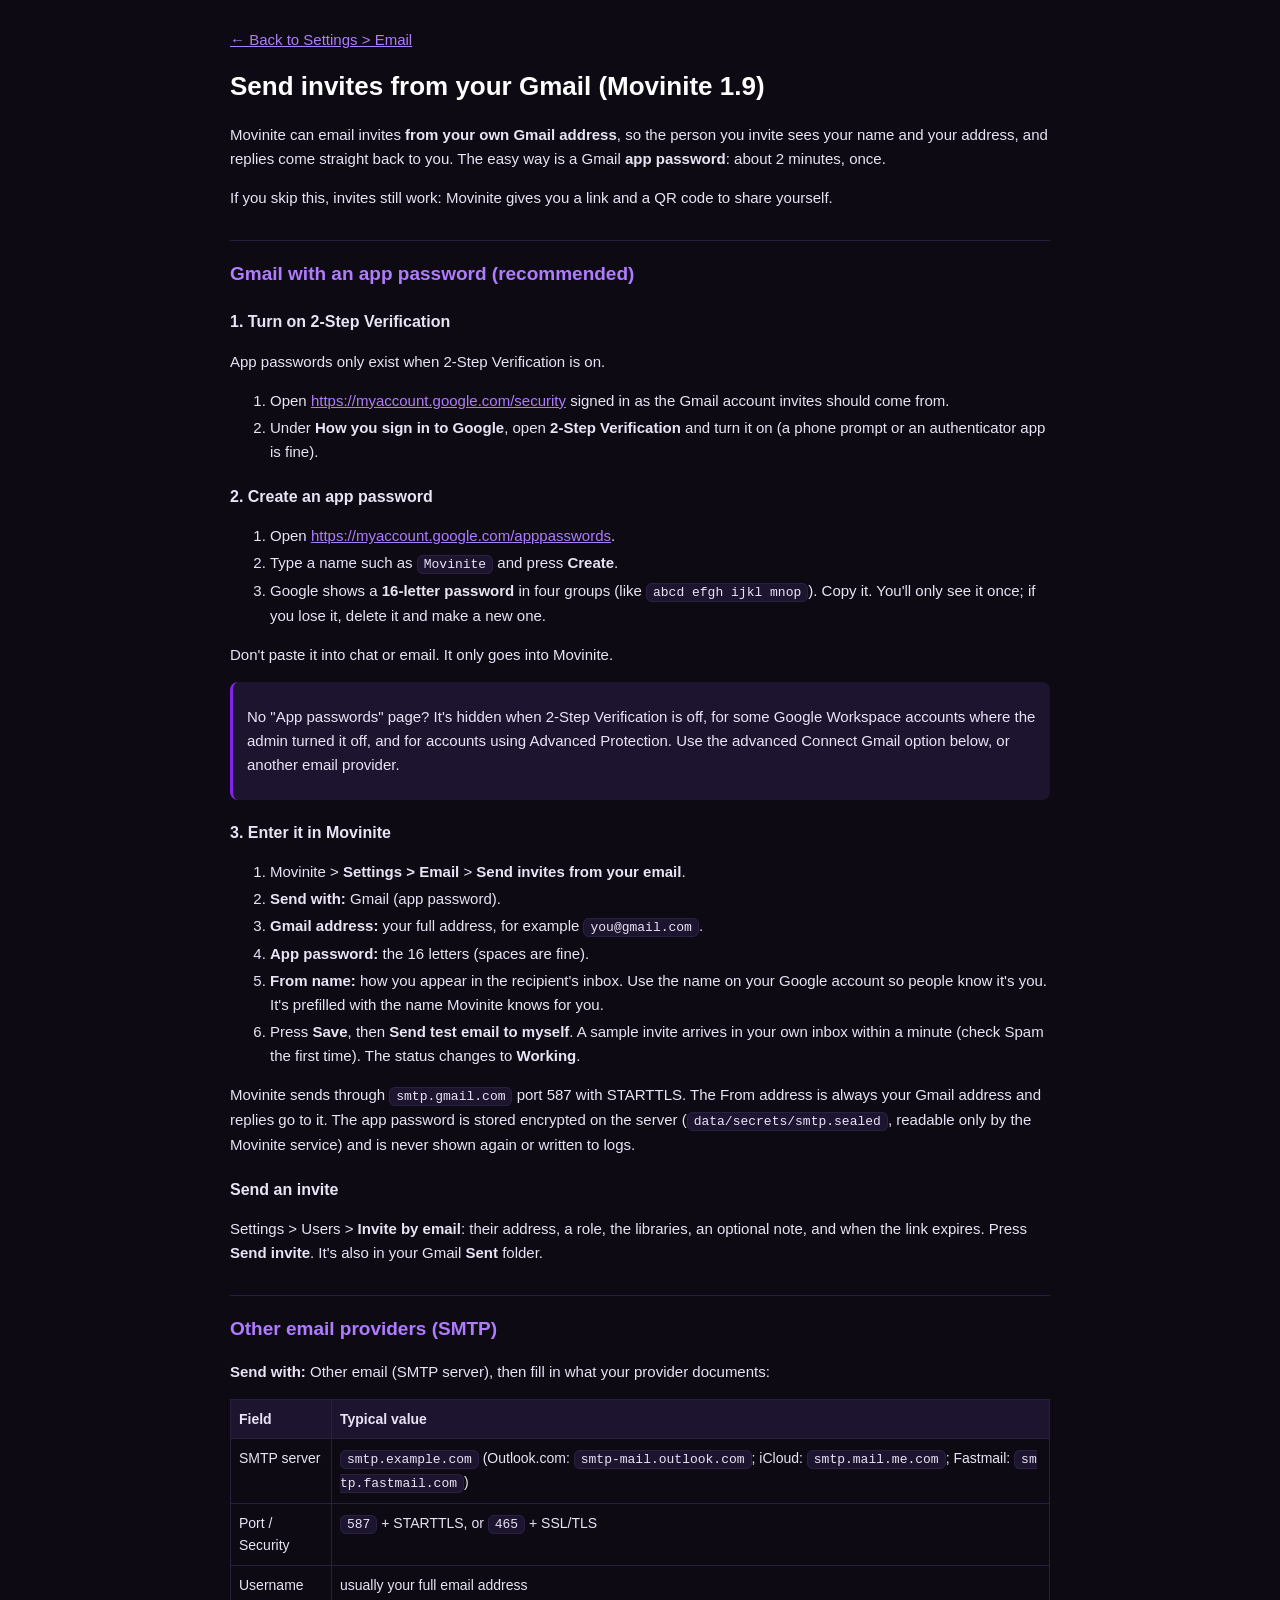
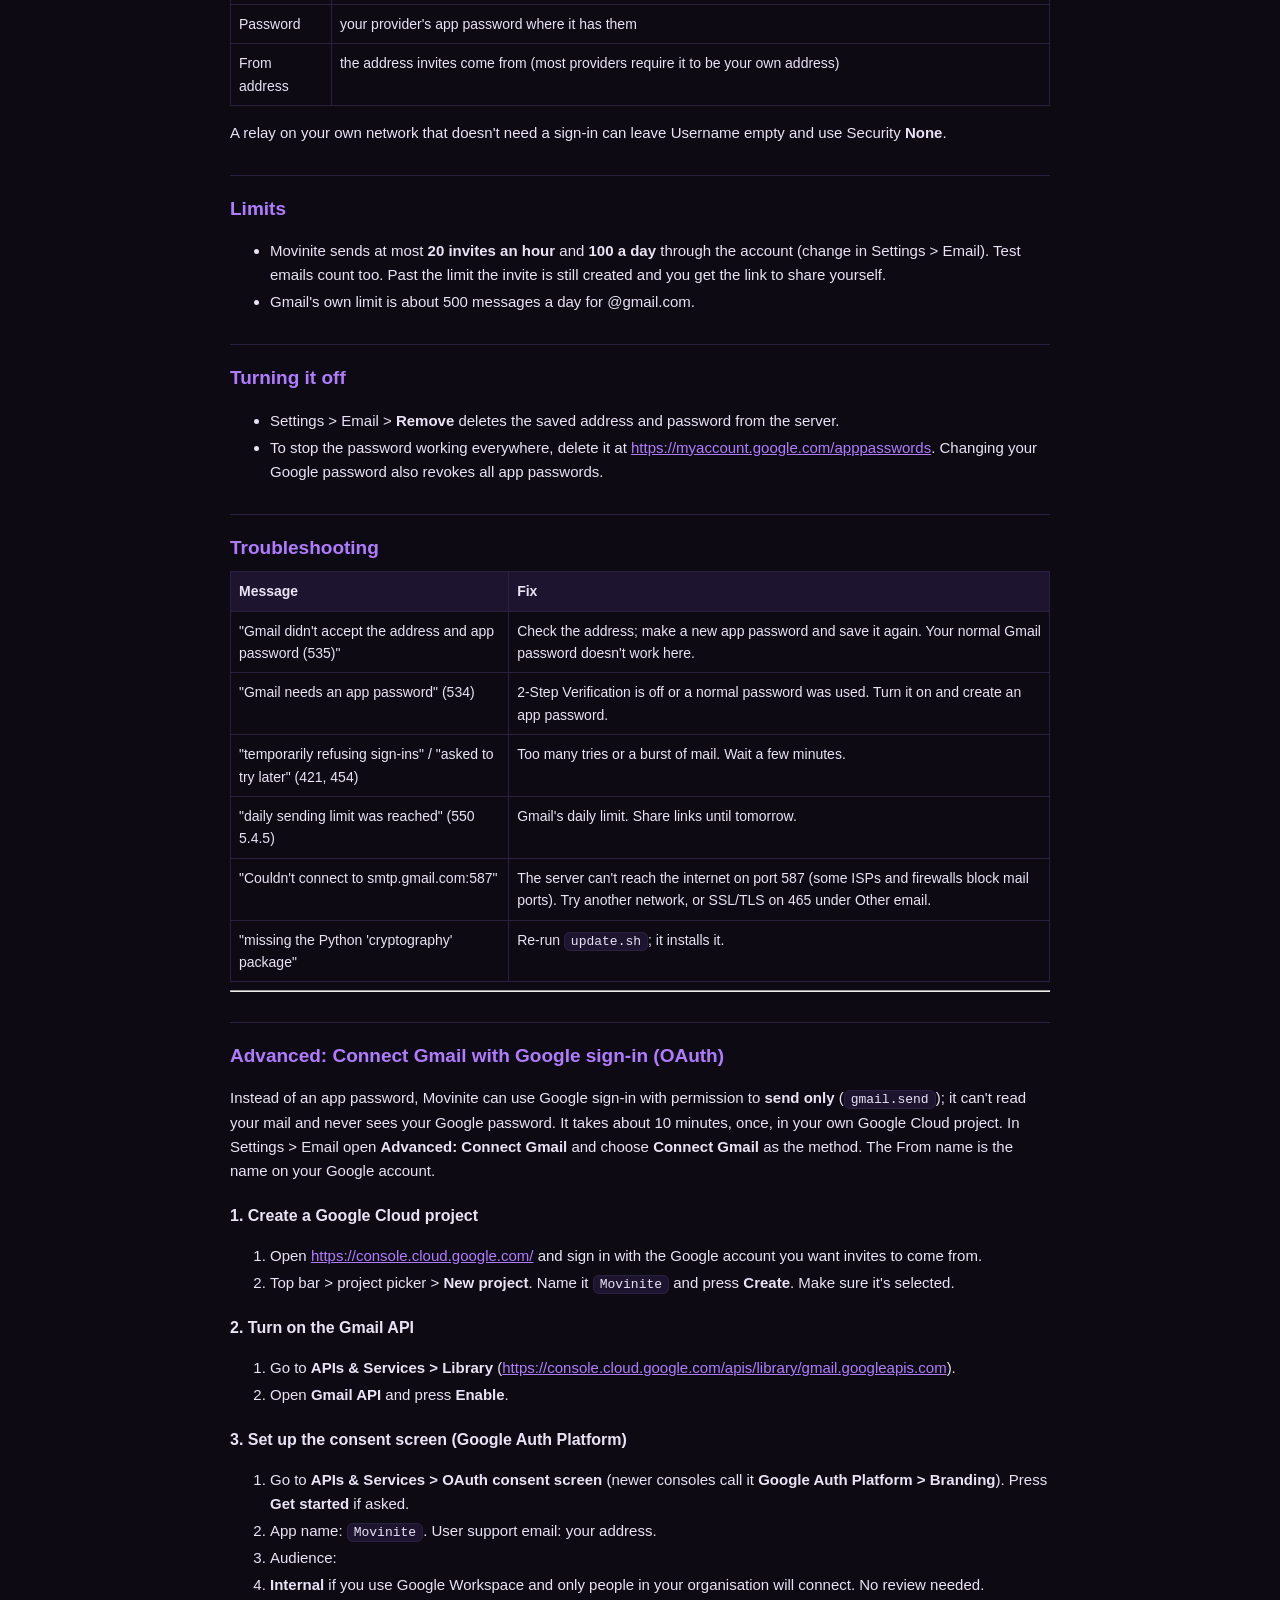
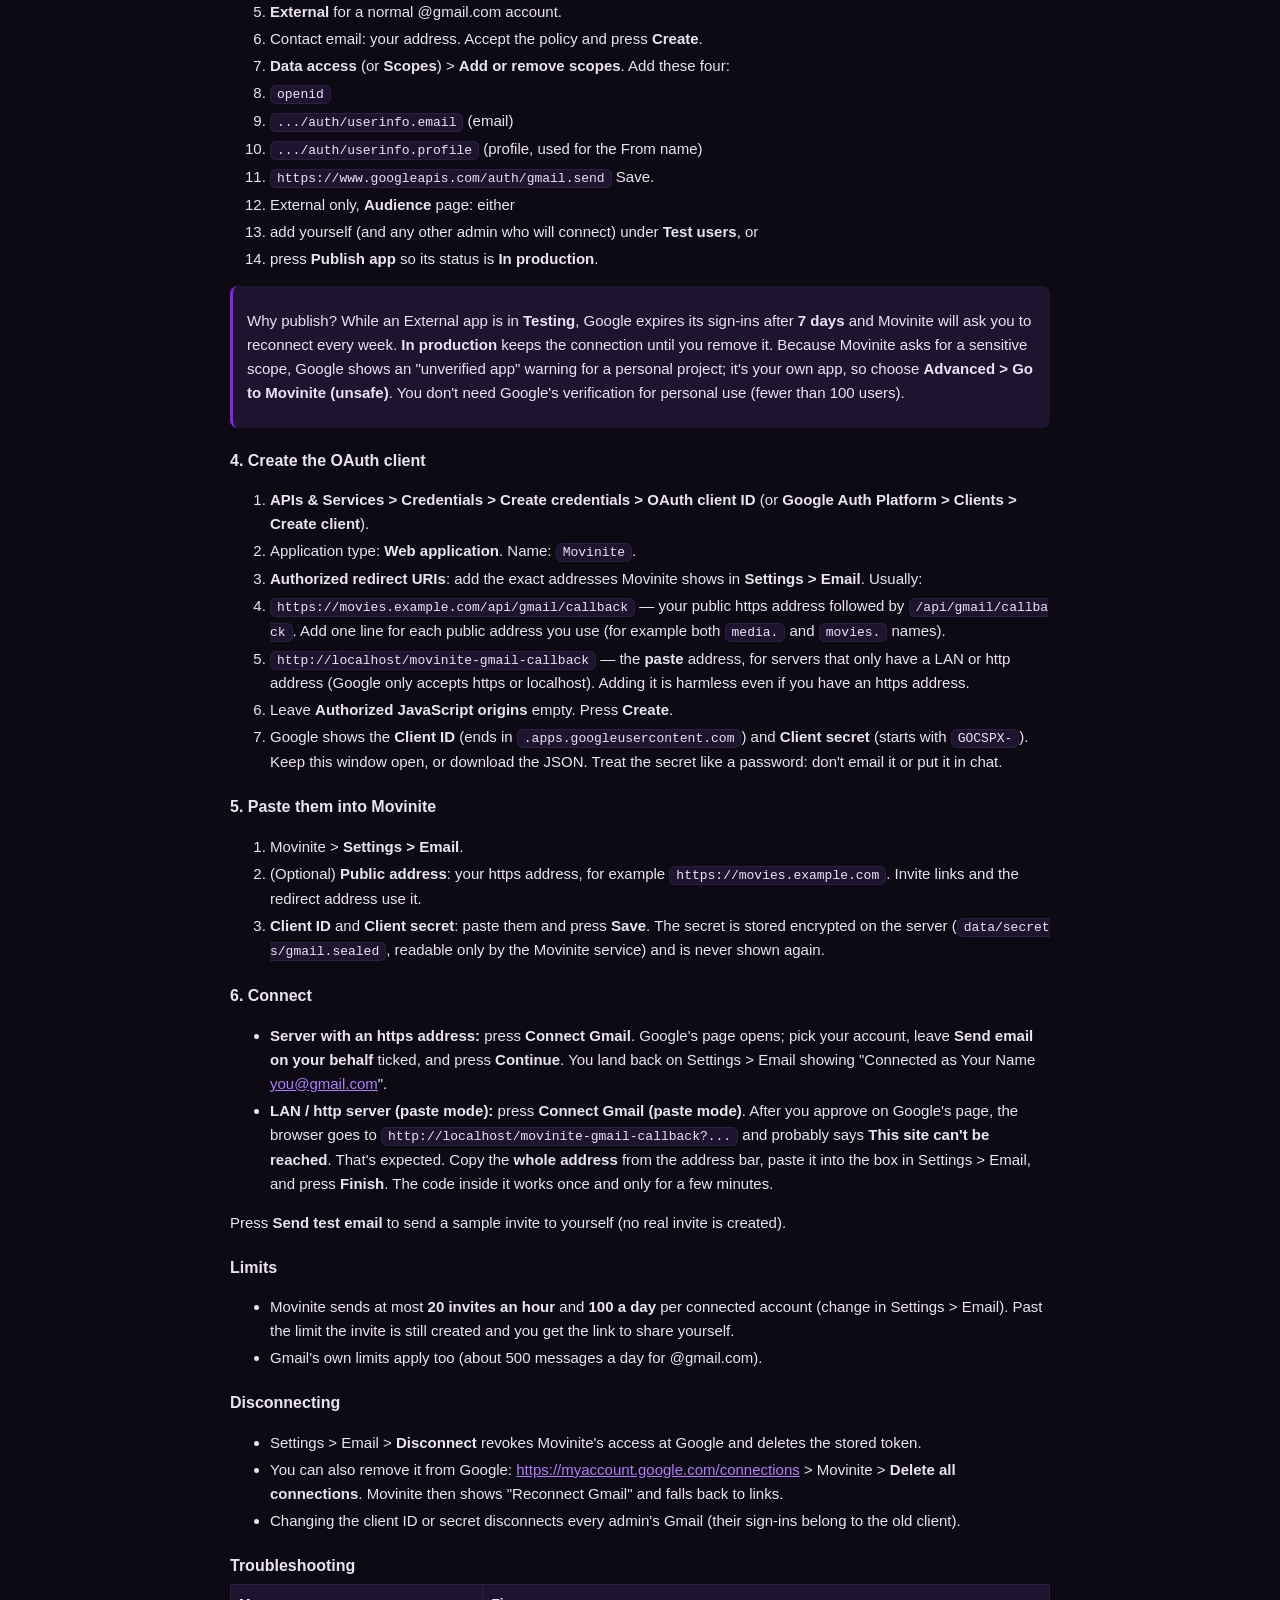
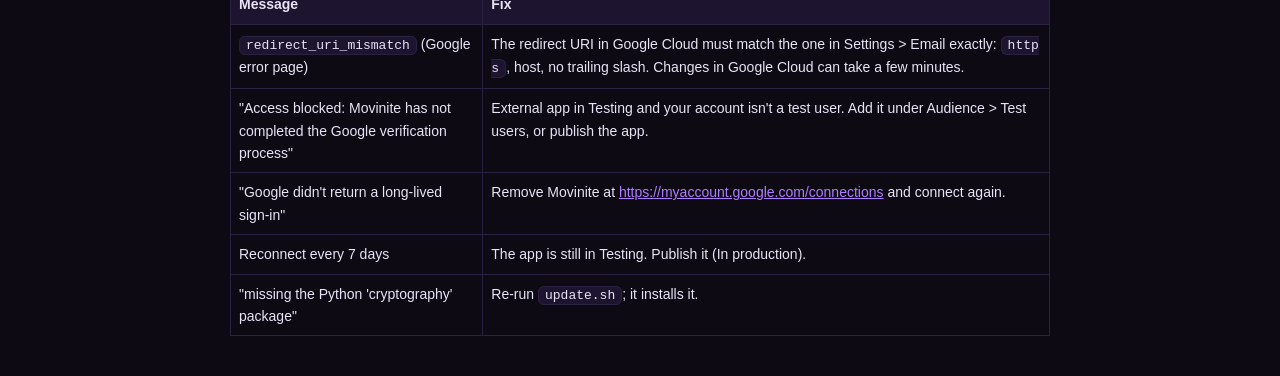
<file: server/app/static/gmail-setup.html>
<!doctype html><html lang="en"><head><meta charset="utf-8"><meta name="viewport" content="width=device-width,initial-scale=1">
<meta name="referrer" content="no-referrer"><title>Send invites from your Gmail - Movinite</title>
<style>
body{margin:0;background:#0d0a14;color:#e9e3f5;font:15px/1.6 "Segoe UI",Helvetica,Arial,sans-serif}
main{max-width:820px;margin:0 auto;padding:28px 20px 60px}
h3{color:#e9e3f5;font-size:16px;margin:20px 0 6px}h1{color:#fff;font-size:26px;margin:0 0 12px}h2{color:#B07CFF;font-size:19px;margin:30px 0 8px;border-top:1px solid #2a2140;padding-top:18px}
a{color:#B07CFF}code{background:#1d1530;border:1px solid #2a2140;border-radius:6px;padding:1px 6px;font-size:13px;word-break:break-all}
blockquote{margin:12px 0;border-left:3px solid #8424EA;background:#1d1530;padding:8px 14px;border-radius:8px}
table{border-collapse:collapse;width:100%;font-size:14px}td,th{border:1px solid #2a2140;padding:8px;vertical-align:top;text-align:left}th{background:#1d1530}
li{margin:3px 0}.back{display:inline-block;margin-bottom:14px}
</style></head><body><main><a class="back" href="/#/settings/email">&larr; Back to Settings &gt; Email</a>
<h1>Send invites from your Gmail (Movinite 1.9)</h1>
<p>Movinite can email invites <strong>from your own Gmail address</strong>, so the person you invite sees your name and your
address, and replies come straight back to you. The easy way is a Gmail <strong>app password</strong>: about 2 minutes, once.</p>
<p>If you skip this, invites still work: Movinite gives you a link and a QR code to share yourself.</p>
<h2>Gmail with an app password (recommended)</h2>
<h3>1. Turn on 2-Step Verification</h3>
<p>App passwords only exist when 2-Step Verification is on.</p>
<ol>
<li>Open <a target="_blank" rel="noopener" href="https://myaccount.google.com/security">https://myaccount.google.com/security</a> signed in as the Gmail account invites should come from.</li>
<li>Under <strong>How you sign in to Google</strong>, open <strong>2-Step Verification</strong> and turn it on (a phone prompt or an
   authenticator app is fine).</li>
</ol>
<h3>2. Create an app password</h3>
<ol>
<li>Open <a target="_blank" rel="noopener" href="https://myaccount.google.com/apppasswords">https://myaccount.google.com/apppasswords</a>.</li>
<li>Type a name such as <code>Movinite</code> and press <strong>Create</strong>.</li>
<li>Google shows a <strong>16-letter password</strong> in four groups (like <code>abcd efgh ijkl mnop</code>). Copy it. You'll only see it
   once; if you lose it, delete it and make a new one.</li>
</ol>
<p>Don't paste it into chat or email. It only goes into Movinite.</p>
<blockquote>
<p>No "App passwords" page? It's hidden when 2-Step Verification is off, for some Google Workspace accounts where
the admin turned it off, and for accounts using Advanced Protection. Use the advanced Connect Gmail option below,
or another email provider.</p>
</blockquote>
<h3>3. Enter it in Movinite</h3>
<ol>
<li>Movinite &gt; <strong>Settings &gt; Email</strong> &gt; <strong>Send invites from your email</strong>.</li>
<li><strong>Send with:</strong> Gmail (app password).</li>
<li><strong>Gmail address:</strong> your full address, for example <code>you@gmail.com</code>.</li>
<li><strong>App password:</strong> the 16 letters (spaces are fine).</li>
<li><strong>From name:</strong> how you appear in the recipient's inbox. Use the name on your Google account so people know it's
   you. It's prefilled with the name Movinite knows for you.</li>
<li>Press <strong>Save</strong>, then <strong>Send test email to myself</strong>. A sample invite arrives in your own inbox within a minute
   (check Spam the first time). The status changes to <strong>Working</strong>.</li>
</ol>
<p>Movinite sends through <code>smtp.gmail.com</code> port 587 with STARTTLS. The From address is always your Gmail address and
replies go to it. The app password is stored encrypted on the server (<code>data/secrets/smtp.sealed</code>, readable only by
the Movinite service) and is never shown again or written to logs.</p>
<h3>Send an invite</h3>
<p>Settings &gt; Users &gt; <strong>Invite by email</strong>: their address, a role, the libraries, an optional note, and when the link
expires. Press <strong>Send invite</strong>. It's also in your Gmail <strong>Sent</strong> folder.</p>
<h2>Other email providers (SMTP)</h2>
<p><strong>Send with:</strong> Other email (SMTP server), then fill in what your provider documents:</p>
<table>
<thead>
<tr>
<th>Field</th>
<th>Typical value</th>
</tr>
</thead>
<tbody>
<tr>
<td>SMTP server</td>
<td><code>smtp.example.com</code> (Outlook.com: <code>smtp-mail.outlook.com</code>; iCloud: <code>smtp.mail.me.com</code>; Fastmail: <code>smtp.fastmail.com</code>)</td>
</tr>
<tr>
<td>Port / Security</td>
<td><code>587</code> + STARTTLS, or <code>465</code> + SSL/TLS</td>
</tr>
<tr>
<td>Username</td>
<td>usually your full email address</td>
</tr>
<tr>
<td>Password</td>
<td>your provider's app password where it has them</td>
</tr>
<tr>
<td>From address</td>
<td>the address invites come from (most providers require it to be your own address)</td>
</tr>
</tbody>
</table>
<p>A relay on your own network that doesn't need a sign-in can leave Username empty and use Security <strong>None</strong>.</p>
<h2>Limits</h2>
<ul>
<li>Movinite sends at most <strong>20 invites an hour</strong> and <strong>100 a day</strong> through the account (change in Settings &gt; Email).
  Test emails count too. Past the limit the invite is still created and you get the link to share yourself.</li>
<li>Gmail's own limit is about 500 messages a day for @gmail.com.</li>
</ul>
<h2>Turning it off</h2>
<ul>
<li>Settings &gt; Email &gt; <strong>Remove</strong> deletes the saved address and password from the server.</li>
<li>To stop the password working everywhere, delete it at <a target="_blank" rel="noopener" href="https://myaccount.google.com/apppasswords">https://myaccount.google.com/apppasswords</a>.
  Changing your Google password also revokes all app passwords.</li>
</ul>
<h2>Troubleshooting</h2>
<table>
<thead>
<tr>
<th>Message</th>
<th>Fix</th>
</tr>
</thead>
<tbody>
<tr>
<td>"Gmail didn't accept the address and app password (535)"</td>
<td>Check the address; make a new app password and save it again. Your normal Gmail password doesn't work here.</td>
</tr>
<tr>
<td>"Gmail needs an app password" (534)</td>
<td>2-Step Verification is off or a normal password was used. Turn it on and create an app password.</td>
</tr>
<tr>
<td>"temporarily refusing sign-ins" / "asked to try later" (421, 454)</td>
<td>Too many tries or a burst of mail. Wait a few minutes.</td>
</tr>
<tr>
<td>"daily sending limit was reached" (550 5.4.5)</td>
<td>Gmail's daily limit. Share links until tomorrow.</td>
</tr>
<tr>
<td>"Couldn't connect to smtp.gmail.com:587"</td>
<td>The server can't reach the internet on port 587 (some ISPs and firewalls block mail ports). Try another network, or SSL/TLS on 465 under Other email.</td>
</tr>
<tr>
<td>"missing the Python 'cryptography' package"</td>
<td>Re-run <code>update.sh</code>; it installs it.</td>
</tr>
</tbody>
</table>
<hr />
<h2>Advanced: Connect Gmail with Google sign-in (OAuth)</h2>
<p>Instead of an app password, Movinite can use Google sign-in with permission to <strong>send only</strong> (<code>gmail.send</code>); it
can't read your mail and never sees your Google password. It takes about 10 minutes, once, in your own Google
Cloud project. In Settings &gt; Email open <strong>Advanced: Connect Gmail</strong> and choose <strong>Connect Gmail</strong> as the method.
The From name is the name on your Google account.</p>
<h3>1. Create a Google Cloud project</h3>
<ol>
<li>Open <a target="_blank" rel="noopener" href="https://console.cloud.google.com/">https://console.cloud.google.com/</a> and sign in with the Google account you want invites to come from.</li>
<li>Top bar &gt; project picker &gt; <strong>New project</strong>. Name it <code>Movinite</code> and press <strong>Create</strong>. Make sure it's selected.</li>
</ol>
<h3>2. Turn on the Gmail API</h3>
<ol>
<li>Go to <strong>APIs &amp; Services &gt; Library</strong> (<a target="_blank" rel="noopener" href="https://console.cloud.google.com/apis/library/gmail.googleapis.com">https://console.cloud.google.com/apis/library/gmail.googleapis.com</a>).</li>
<li>Open <strong>Gmail API</strong> and press <strong>Enable</strong>.</li>
</ol>
<h3>3. Set up the consent screen (Google Auth Platform)</h3>
<ol>
<li>Go to <strong>APIs &amp; Services &gt; OAuth consent screen</strong> (newer consoles call it <strong>Google Auth Platform &gt; Branding</strong>).
   Press <strong>Get started</strong> if asked.</li>
<li>App name: <code>Movinite</code>. User support email: your address.</li>
<li>Audience:</li>
<li><strong>Internal</strong> if you use Google Workspace and only people in your organisation will connect. No review needed.</li>
<li><strong>External</strong> for a normal @gmail.com account.</li>
<li>Contact email: your address. Accept the policy and press <strong>Create</strong>.</li>
<li><strong>Data access</strong> (or <strong>Scopes</strong>) &gt; <strong>Add or remove scopes</strong>. Add these four:</li>
<li><code>openid</code></li>
<li><code>.../auth/userinfo.email</code> (email)</li>
<li><code>.../auth/userinfo.profile</code> (profile, used for the From name)</li>
<li><code>https://www.googleapis.com/auth/gmail.send</code>
   Save.</li>
<li>External only, <strong>Audience</strong> page: either</li>
<li>add yourself (and any other admin who will connect) under <strong>Test users</strong>, or</li>
<li>press <strong>Publish app</strong> so its status is <strong>In production</strong>.</li>
</ol>
<blockquote>
<p>Why publish? While an External app is in <strong>Testing</strong>, Google expires its sign-ins after <strong>7 days</strong> and
Movinite will ask you to reconnect every week. <strong>In production</strong> keeps the connection until you remove it.
Because Movinite asks for a sensitive scope, Google shows an "unverified app" warning for a personal project;
it's your own app, so choose <strong>Advanced &gt; Go to Movinite (unsafe)</strong>. You don't need Google's verification
for personal use (fewer than 100 users).</p>
</blockquote>
<h3>4. Create the OAuth client</h3>
<ol>
<li><strong>APIs &amp; Services &gt; Credentials &gt; Create credentials &gt; OAuth client ID</strong> (or <strong>Google Auth Platform &gt; Clients &gt; Create client</strong>).</li>
<li>Application type: <strong>Web application</strong>. Name: <code>Movinite</code>.</li>
<li><strong>Authorized redirect URIs</strong>: add the exact addresses Movinite shows in <strong>Settings &gt; Email</strong>. Usually:</li>
<li><code>https://movies.example.com/api/gmail/callback</code> — your public https address followed by <code>/api/gmail/callback</code>.
     Add one line for each public address you use (for example both <code>media.</code> and <code>movies.</code> names).</li>
<li><code>http://localhost/movinite-gmail-callback</code> — the <strong>paste</strong> address, for servers that only have a LAN or http
     address (Google only accepts https or localhost). Adding it is harmless even if you have an https address.</li>
<li>Leave <strong>Authorized JavaScript origins</strong> empty. Press <strong>Create</strong>.</li>
<li>Google shows the <strong>Client ID</strong> (ends in <code>.apps.googleusercontent.com</code>) and <strong>Client secret</strong> (starts with <code>GOCSPX-</code>).
   Keep this window open, or download the JSON. Treat the secret like a password: don't email it or put it in chat.</li>
</ol>
<h3>5. Paste them into Movinite</h3>
<ol>
<li>Movinite &gt; <strong>Settings &gt; Email</strong>.</li>
<li>(Optional) <strong>Public address</strong>: your https address, for example <code>https://movies.example.com</code>. Invite links and the
   redirect address use it.</li>
<li><strong>Client ID</strong> and <strong>Client secret</strong>: paste them and press <strong>Save</strong>. The secret is stored encrypted on the server
   (<code>data/secrets/gmail.sealed</code>, readable only by the Movinite service) and is never shown again.</li>
</ol>
<h3>6. Connect</h3>
<ul>
<li><strong>Server with an https address:</strong> press <strong>Connect Gmail</strong>. Google's page opens; pick your account, leave
  <strong>Send email on your behalf</strong> ticked, and press <strong>Continue</strong>. You land back on Settings &gt; Email showing
  "Connected as Your Name <a href="&#109;&#97;&#105;&#108;&#116;&#111;&#58;&#121;&#111;&#117;&#64;&#103;&#109;&#97;&#105;&#108;&#46;&#99;&#111;&#109;">&#121;&#111;&#117;&#64;&#103;&#109;&#97;&#105;&#108;&#46;&#99;&#111;&#109;</a>".</li>
<li><strong>LAN / http server (paste mode):</strong> press <strong>Connect Gmail (paste mode)</strong>. After you approve on Google's page, the
  browser goes to <code>http://localhost/movinite-gmail-callback?...</code> and probably says <strong>This site can't be reached</strong>.
  That's expected. Copy the <strong>whole address</strong> from the address bar, paste it into the box in Settings &gt; Email,
  and press <strong>Finish</strong>. The code inside it works once and only for a few minutes.</li>
</ul>
<p>Press <strong>Send test email</strong> to send a sample invite to yourself (no real invite is created).</p>
<h3>Limits</h3>
<ul>
<li>Movinite sends at most <strong>20 invites an hour</strong> and <strong>100 a day</strong> per connected account (change in Settings &gt; Email).
  Past the limit the invite is still created and you get the link to share yourself.</li>
<li>Gmail's own limits apply too (about 500 messages a day for @gmail.com).</li>
</ul>
<h3>Disconnecting</h3>
<ul>
<li>Settings &gt; Email &gt; <strong>Disconnect</strong> revokes Movinite's access at Google and deletes the stored token.</li>
<li>You can also remove it from Google: <a target="_blank" rel="noopener" href="https://myaccount.google.com/connections">https://myaccount.google.com/connections</a> &gt; Movinite &gt; <strong>Delete all connections</strong>.
  Movinite then shows "Reconnect Gmail" and falls back to links.</li>
<li>Changing the client ID or secret disconnects every admin's Gmail (their sign-ins belong to the old client).</li>
</ul>
<h3>Troubleshooting</h3>
<table>
<thead>
<tr>
<th>Message</th>
<th>Fix</th>
</tr>
</thead>
<tbody>
<tr>
<td><code>redirect_uri_mismatch</code> (Google error page)</td>
<td>The redirect URI in Google Cloud must match the one in Settings &gt; Email exactly: <code>https</code>, host, no trailing slash. Changes in Google Cloud can take a few minutes.</td>
</tr>
<tr>
<td>"Access blocked: Movinite has not completed the Google verification process"</td>
<td>External app in Testing and your account isn't a test user. Add it under Audience &gt; Test users, or publish the app.</td>
</tr>
<tr>
<td>"Google didn't return a long-lived sign-in"</td>
<td>Remove Movinite at <a target="_blank" rel="noopener" href="https://myaccount.google.com/connections">https://myaccount.google.com/connections</a> and connect again.</td>
</tr>
<tr>
<td>Reconnect every 7 days</td>
<td>The app is still in Testing. Publish it (In production).</td>
</tr>
<tr>
<td>"missing the Python 'cryptography' package"</td>
<td>Re-run <code>update.sh</code>; it installs it.</td>
</tr>
</tbody>
</table>
</main></body></html>
</file>
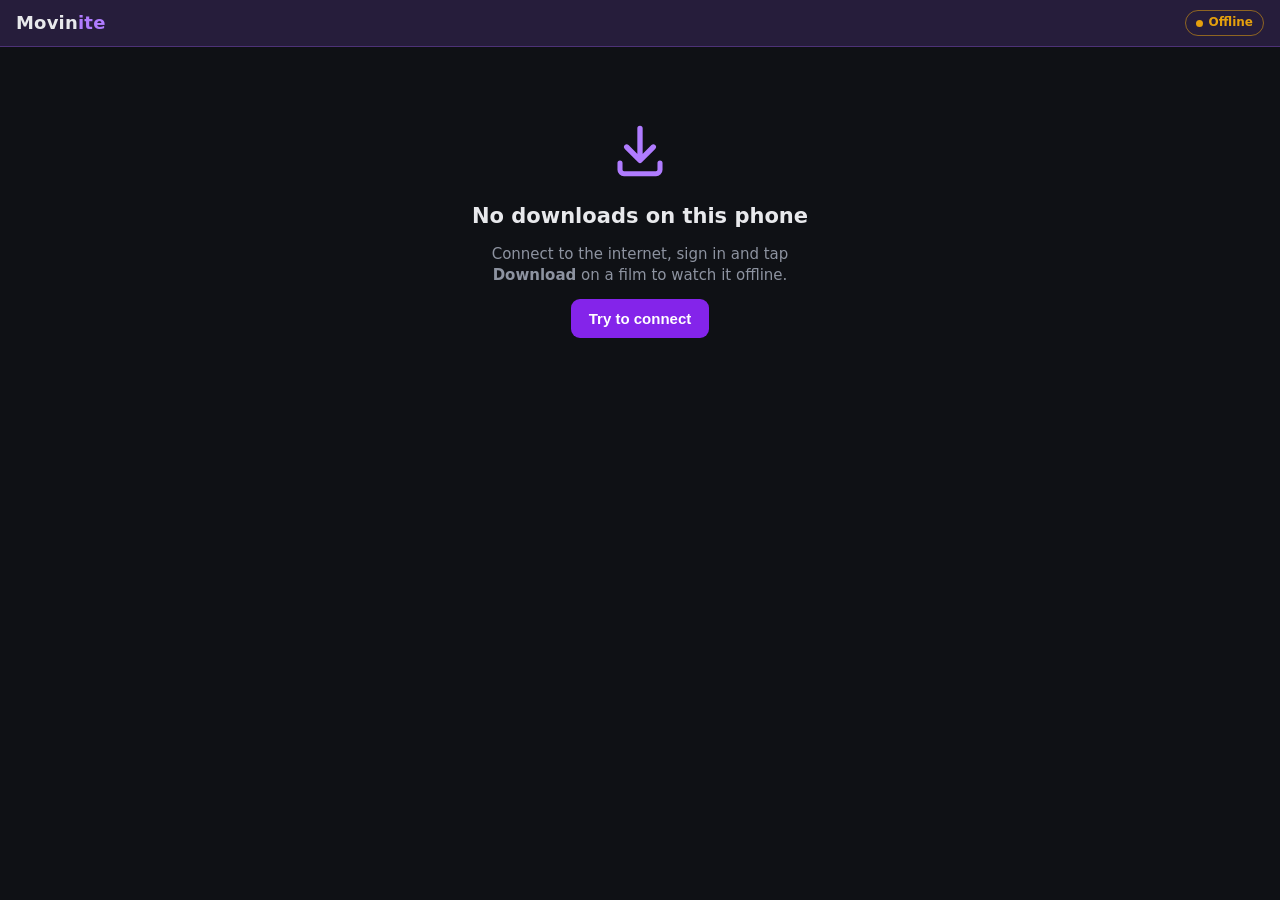
<file: android/app/src/main/assets/offline.html>
<!doctype html>
<html lang="en"><head><meta charset="utf-8">
<meta name="viewport" content="width=device-width,initial-scale=1,viewport-fit=cover">
<meta http-equiv="Content-Security-Policy" content="default-src 'none'; img-src data:; style-src 'unsafe-inline'; script-src 'unsafe-inline'">
<title>Movinite offline</title>
<style>
:root{--bg:#0f1115;--panel:#171a21;--panel2:#1f232c;--line:#2a2f3a;--text:#e8e9ec;--muted:#8d93a0;--acc:#9637FA;--acc-text:#B07CFF;--acc-fill:#8424EA;--warn:#e5a00d;--bad:#e5534b;--ok:#3fb950}
*{box-sizing:border-box}html,body{margin:0;background:var(--bg);color:var(--text);font:15px/1.45 system-ui,-apple-system,"Segoe UI",Roboto,sans-serif;-webkit-tap-highlight-color:transparent}
.top{position:sticky;top:0;z-index:2;display:flex;align-items:center;gap:10px;padding:calc(10px + env(safe-area-inset-top)) 16px 10px;background:color-mix(in srgb,var(--panel) 88%,var(--acc) 12%);border-bottom:1px solid color-mix(in srgb,var(--acc) 32%,var(--line))}
.brand{font-weight:800;letter-spacing:.2px;font-size:18px}.brand b{color:var(--acc-text)}
.pill{margin-left:auto;font-size:12px;font-weight:700;color:var(--warn);border:1px solid color-mix(in srgb,var(--warn) 55%,transparent);border-radius:20px;padding:3px 10px;display:flex;align-items:center;gap:6px}
.pill i{width:7px;height:7px;border-radius:50%;background:var(--warn)}
main{padding:16px;max-width:900px;margin:0 auto}
.btn{background:var(--acc-fill);color:#fff;border:0;border-radius:9px;padding:11px 18px;font-weight:700;font-size:15px}
.btn.ghost{background:var(--panel2);color:var(--text);border:1px solid var(--line)}
.btn.small{padding:7px 13px;font-size:13.5px}
.btn.danger{background:transparent;color:var(--bad);border:1px solid color-mix(in srgb,var(--bad) 50%,var(--line))}
.lock{display:flex;flex-direction:column;align-items:center;text-align:center;gap:12px;padding:56px 18px}
.lock svg{width:64px;height:64px;color:var(--acc-text)}
.lock h1{font-size:21px;margin:6px 0 0}.lock p{color:var(--muted);max-width:340px;margin:0}
.lock .err{color:var(--bad);min-height:20px}
h2{font-size:20px;margin:4px 0 4px}.sub{color:var(--muted);font-size:13.5px;margin-bottom:14px}
.list{display:grid;grid-template-columns:repeat(auto-fill,minmax(320px,1fr));gap:10px}
.card{display:flex;gap:12px;background:var(--panel);border:1px solid var(--line);border-radius:10px;padding:10px}
.card.bad{border-color:color-mix(in srgb,var(--bad) 45%,var(--line))}
.art{flex:0 0 76px;height:114px;border-radius:7px;background:var(--panel2) center/cover;display:flex;align-items:center;justify-content:center;font-size:26px;position:relative}
.q{position:absolute;left:4px;bottom:4px;background:rgba(0,0,0,.72);color:#fff;font-size:10.5px;font-weight:700;border-radius:5px;padding:1px 5px}
.body{flex:1;min-width:0;display:flex;flex-direction:column;gap:3px}
.t{font-weight:700;white-space:nowrap;overflow:hidden;text-overflow:ellipsis}.s{color:var(--muted);font-size:13px}.s.bad{color:var(--bad)}
.res{height:5px;border-radius:3px;background:var(--panel2);overflow:hidden;margin:4px 0}.res div{height:100%;background:var(--warn)}
.acts{display:flex;gap:8px;margin-top:auto;padding-top:6px}
.empty{color:var(--muted);text-align:center;padding:40px 10px}
details{margin-top:22px;background:var(--panel);border:1px solid var(--line);border-radius:10px;padding:12px 14px}
summary{font-weight:700;color:var(--acc-text)}details p{font-size:14px}
.warn{border-left:3px solid var(--warn);padding-left:10px}
.foot{display:flex;flex-wrap:wrap;gap:10px;margin-top:18px}
</style></head>
<body>
<div class="top"><span class="brand">Movin<b>ite</b></span><span class="pill"><i></i>Offline</span></div>
<main id="main"></main>
<script>
"use strict";
const B = window.MSAndroid;
const $ = (s) => document.querySelector(s);
const esc = (s) => String(s == null ? "" : s).replace(/[&<>"']/g, c => ({"&":"&amp;","<":"&lt;",">":"&gt;",'"':"&quot;","'":"&#39;"}[c]));
const fmtSize = (b) => { if (!b) return ""; const u = ["B","KB","MB","GB","TB"]; let i = 0; while (b >= 1024 && i < 4) { b /= 1024; i++; } return b.toFixed(i > 2 ? 1 : 0) + " " + u[i]; };
const LOCK = `<svg viewBox="0 0 24 24" aria-hidden="true"><rect x="5" y="10.5" width="14" height="10" rx="2" fill="none" stroke="currentColor" stroke-width="1.9"/><path d="M8 10.5V7.5a4 4 0 0 1 8 0v3" fill="none" stroke="currentColor" stroke-width="1.9"/></svg>`;
const DL = `<svg viewBox="0 0 24 24" aria-hidden="true"><path d="M12 3.5v11.5M7 10.5l5 5 5-5" fill="none" stroke="currentColor" stroke-width="2" stroke-linecap="round" stroke-linejoin="round"/><path d="M4.5 16.5v2.5a1.5 1.5 0 0 0 1.5 1.5h12a1.5 1.5 0 0 0 1.5-1.5v-2.5" fill="none" stroke="currentColor" stroke-width="1.9" stroke-linecap="round"/></svg>`;
let caps = {};
try { caps = JSON.parse(B.offlineCaps()); } catch (e) { caps = {}; }
const days = caps.wipe_days || 30;
const HELP = `<details><summary>How downloads work</summary>
  <p><b>Downloads stay inside the Movinite app.</b> They are saved encrypted in the app's own storage and only play in its player.</p>
  <p><b>Each download has a licence</b> from your server that lasts ${caps.offline_days || 30} days and renews whenever the app reaches the server. Titles taken off the server, or a device removed by the server's owner, are deleted the next time the app connects.</p>
  <p><b>Offline sign-in</b> uses your fingerprint, face or screen lock (and your Movinite PIN if you set one). If the app hasn't reached the server for ${days} days, it signs out and removes the downloads.</p>
  <p class="warn"><b>This isn't studio-grade protection.</b> It stops casual copying and lets the server owner take downloads back, but someone with a rooted phone and enough know-how could still get at a file.</p></details>`;
let pending = {}, seq = 0;
window.__msResolve = (id, ok, data) => { const p = pending[id]; if (!p) return; delete pending[id]; let d = data; try { d = JSON.parse(d); } catch (e) {} ok ? p.res(d) : p.rej(new Error((d && d.detail) || "Something went wrong")); };
const call = (name, args) => new Promise((res, rej) => { const id = ++seq; pending[id] = { res, rej }; B.call(id, name, JSON.stringify(args || {})); });

function left(exp) { if (!exp) return ""; const d = Math.floor((exp - Date.now() / 1000) / 86400); return d < 0 ? "licence expired" : d === 0 ? "expires today" : `expires in ${d} day${d === 1 ? "" : "s"}`; }
function lockView(msg, bad) {
  $("#main").innerHTML = `<div class="lock">${LOCK}<h1>You're offline</h1><p>Unlock to watch what you downloaded${caps.username ? ` as <b>${esc(caps.username)}</b>` : ""}.</p>
    <button class="btn" id="unlock">Unlock</button><div class="err">${esc(bad ? msg : "")}</div>${!bad && msg ? `<p>${esc(msg)}</p>` : ""}
    <button class="btn ghost small" id="retry">Try to connect</button></div>`;
  $("#unlock").onclick = () => B.unlock();
  $("#retry").onclick = () => B.reconnect();
}
function noneView() {
  $("#main").innerHTML = `<div class="lock">${DL}<h1>No downloads on this phone</h1><p>Connect to the internet, sign in and tap <b>Download</b> on a film to watch it offline.</p>
    <button class="btn" id="retry">Try to connect</button></div>`;
  $("#retry").onclick = () => B.reconnect();
}
function card(d) {
  const ready = d.state === "ready";
  const img = d.has_poster ? B.posterData(d.gid) : "";
  const sub = ready ? `${esc(d.quality)} · ${fmtSize(d.bytes)} · ${left(d.expires_at)}`
    : d.state === "expired" ? `<span class="bad">Licence expired. Connect to renew it.</span>`
    : d.state === "revoked" ? `<span class="bad">${esc(d.error || "Removed by the server")}</span>`
    : d.state === "failed" ? `<span class="bad">${esc(d.error || "Download failed")}</span>` : "Not finished. Connect to continue downloading.";
  const pct = ready && d.position > 30 && d.duration ? Math.min(100, 100 * d.position / d.duration) : 0;
  return `<div class="card${ready ? "" : " bad"}"><div class="art" ${img ? `style="background-image:url('${img}')"` : ""}>${img ? "" : "&#127902;"}${ready ? `<span class="q">${esc(String(d.quality || "").replace(" HEVC", ""))}</span>` : ""}</div>
    <div class="body"><div class="t">${esc(d.title)}</div>${d.subtitle ? `<div class="s">${esc(d.subtitle)}</div>` : ""}<div class="s">${sub}</div>${pct ? `<div class="res"><div style="width:${pct}%"></div></div>` : ""}
    <div class="acts">${ready ? `<button class="btn small" data-play="${d.gid}">&#9654; ${pct ? "Resume" : "Play"}</button>` : ""}<button class="btn ghost small" data-del="${d.gid}">Delete</button></div></div></div>`;
}
function draw() {
  if (!B.unlocked()) return;
  let L = [];
  try { L = JSON.parse(B.downloads()); } catch (e) {}
  let st = {}; try { st = JSON.parse(B.storageInfo()); } catch (e) {}
  const ready = L.filter(d => d.state === "ready"), other = L.filter(d => d.state !== "ready");
  let h = `<h2>Downloads</h2><div class="sub">${ready.length} ready to watch · ${fmtSize(st.used) || "0 B"} used · ${fmtSize(st.free) || "?"} free</div>`;
  if (ready.length) h += `<div class="list">${ready.map(card).join("")}</div>`;
  if (other.length) h += `<h2 style="margin-top:20px;font-size:16px">Needs a connection</h2><div class="list">${other.map(card).join("")}</div>`;
  if (!L.length) h += `<div class="empty">Nothing downloaded yet. Connect to the internet and tap <b>Download</b> on a film.</div>`;
  h += HELP + `<div class="foot"><button class="btn ghost" id="retry">Try to connect</button><button class="btn danger" id="out">Sign out and remove downloads</button></div>`;
  $("#main").innerHTML = h;
  document.querySelectorAll("[data-play]").forEach(b => b.onclick = () => B.playOffline(+b.dataset.play));
  document.querySelectorAll("[data-del]").forEach(b => b.onclick = async () => { if (!confirm("Delete this download from your phone?")) return; try { await call("remove", { grant_id: +b.dataset.del }); } catch (e) { alert(e.message); } draw(); });
  $("#retry").onclick = () => B.reconnect();
  $("#out").onclick = () => { if (confirm("Sign out and remove every download from this phone?")) B.signOutAll(); };
}
window.__msDownloadsChanged = draw;
const WHY = { cancelled: "", no_lock: "Set a screen lock or a Movinite PIN while you're online to protect offline downloads.",
  setup_needed: "Your screen lock changed since you set up downloads. Connect to the internet once to unlock offline again.",
  rearm: "Your screen lock changed since you set up downloads. Connect to the internet once to unlock offline again.",
  wiped: "Too many wrong PINs: the downloads were removed.", no_device_lock: "" };
window.__offState = (s) => {
  if (s === "unlocked") draw();
  else if (s === "none") noneView();
  else if (s === "wiped") noneView();
  else lockView(WHY[s] != null ? WHY[s] : s, !!WHY[s] || !(s in WHY));
};
if (!caps.registered) noneView(); else if (B.unlocked()) draw(); else { lockView(""); B.unlock(); }
</script>
</body></html>
</file>
